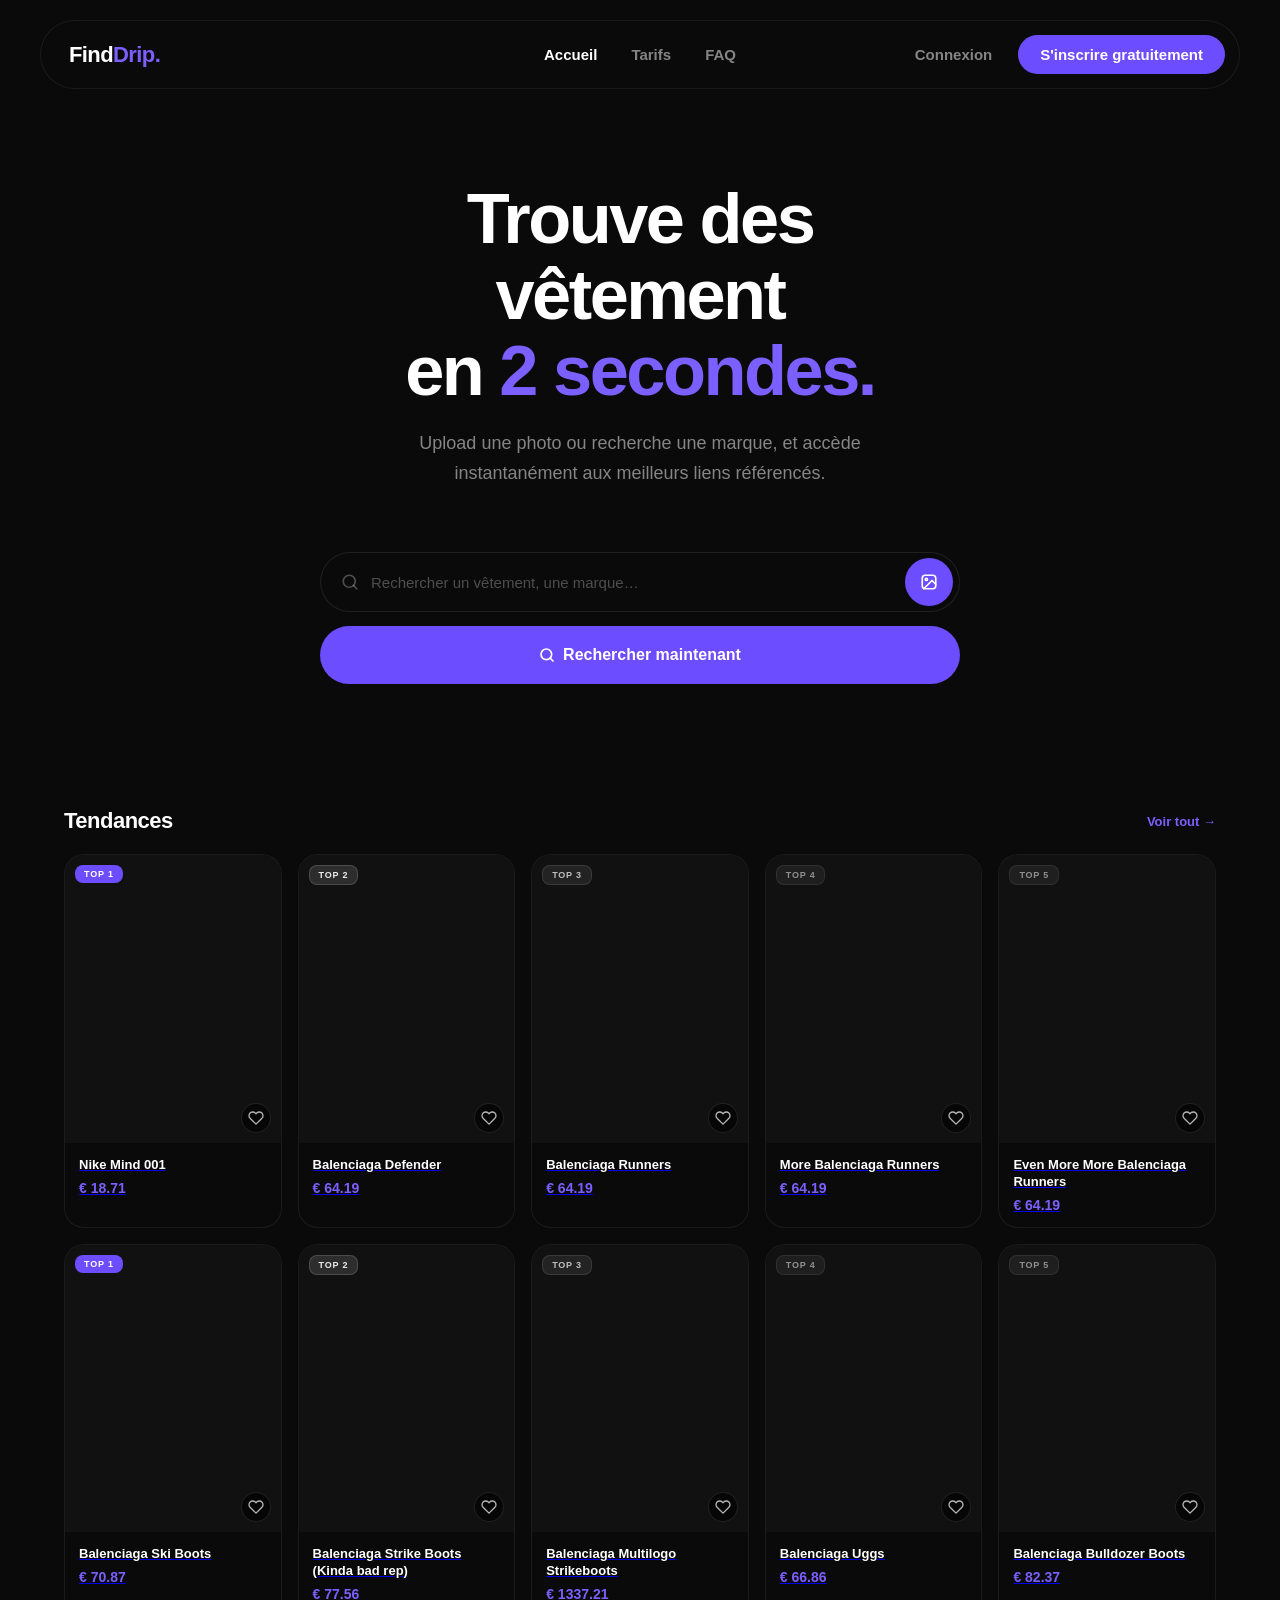
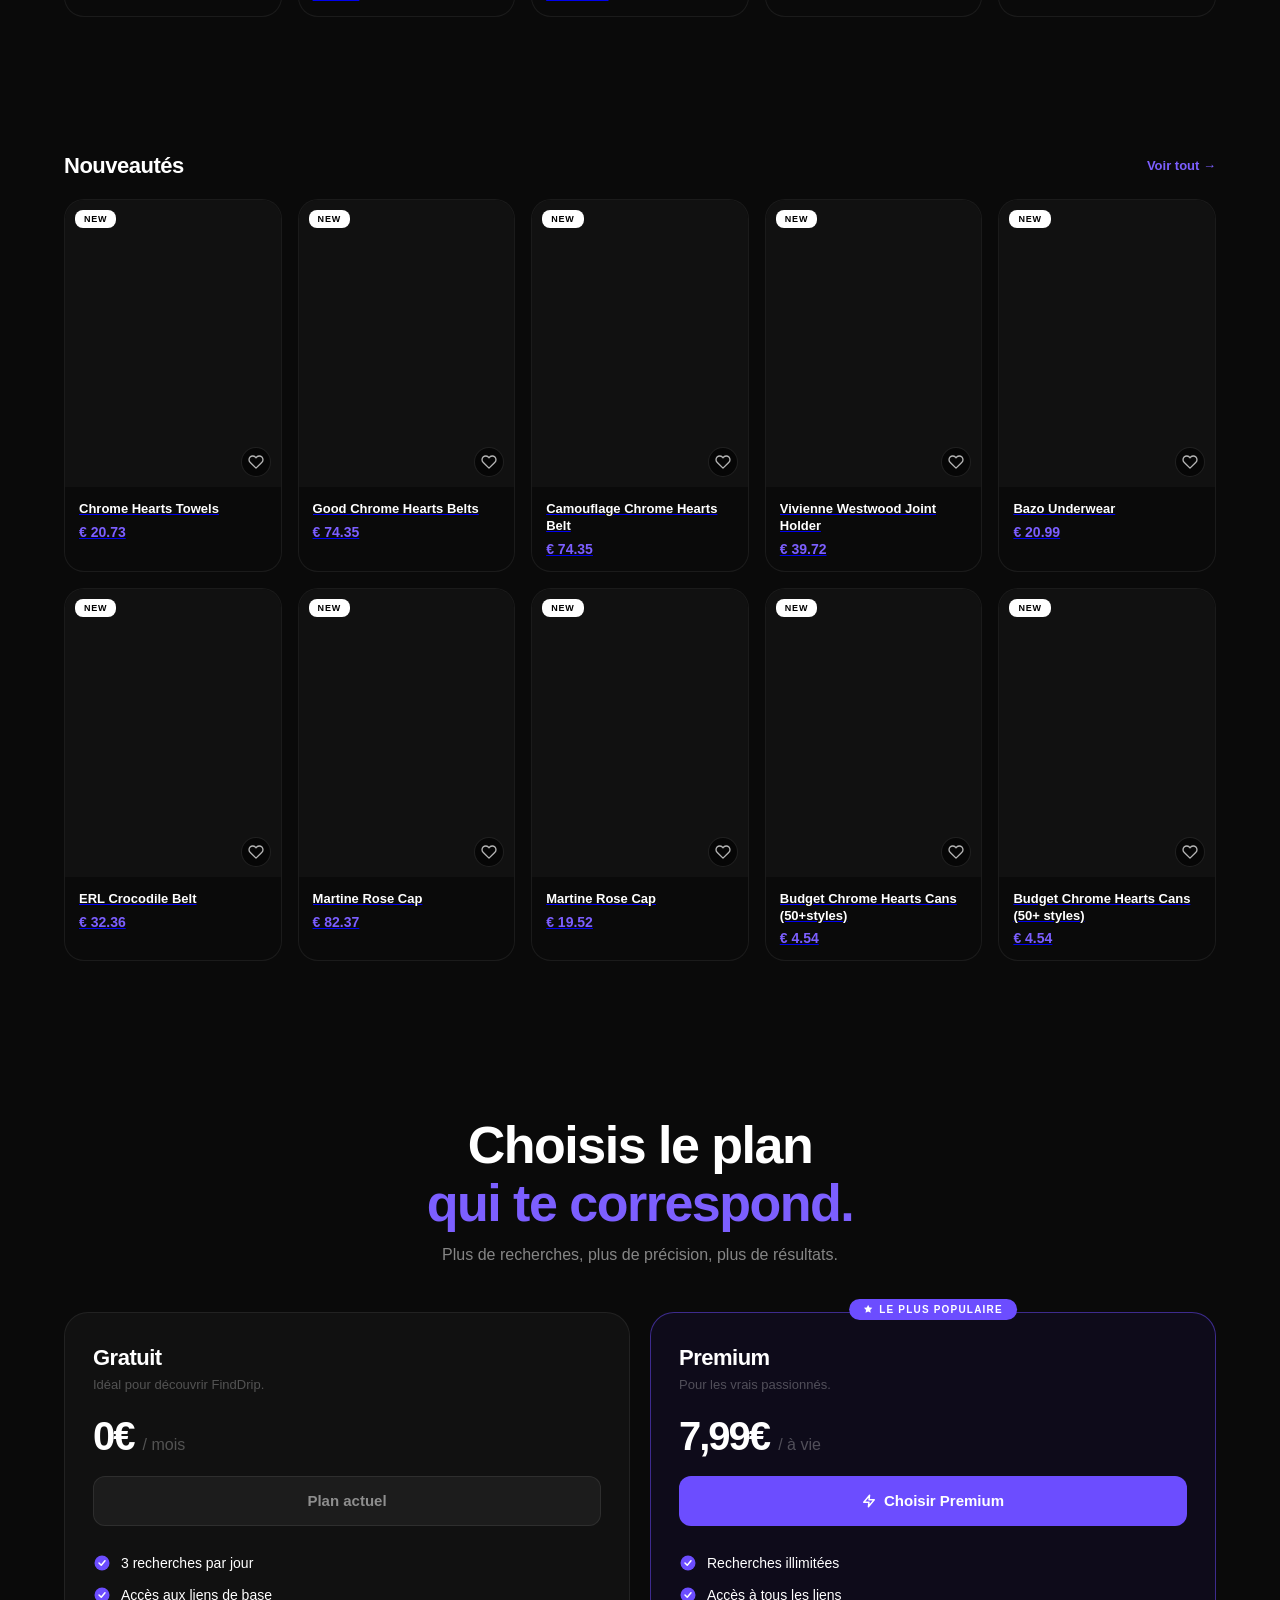
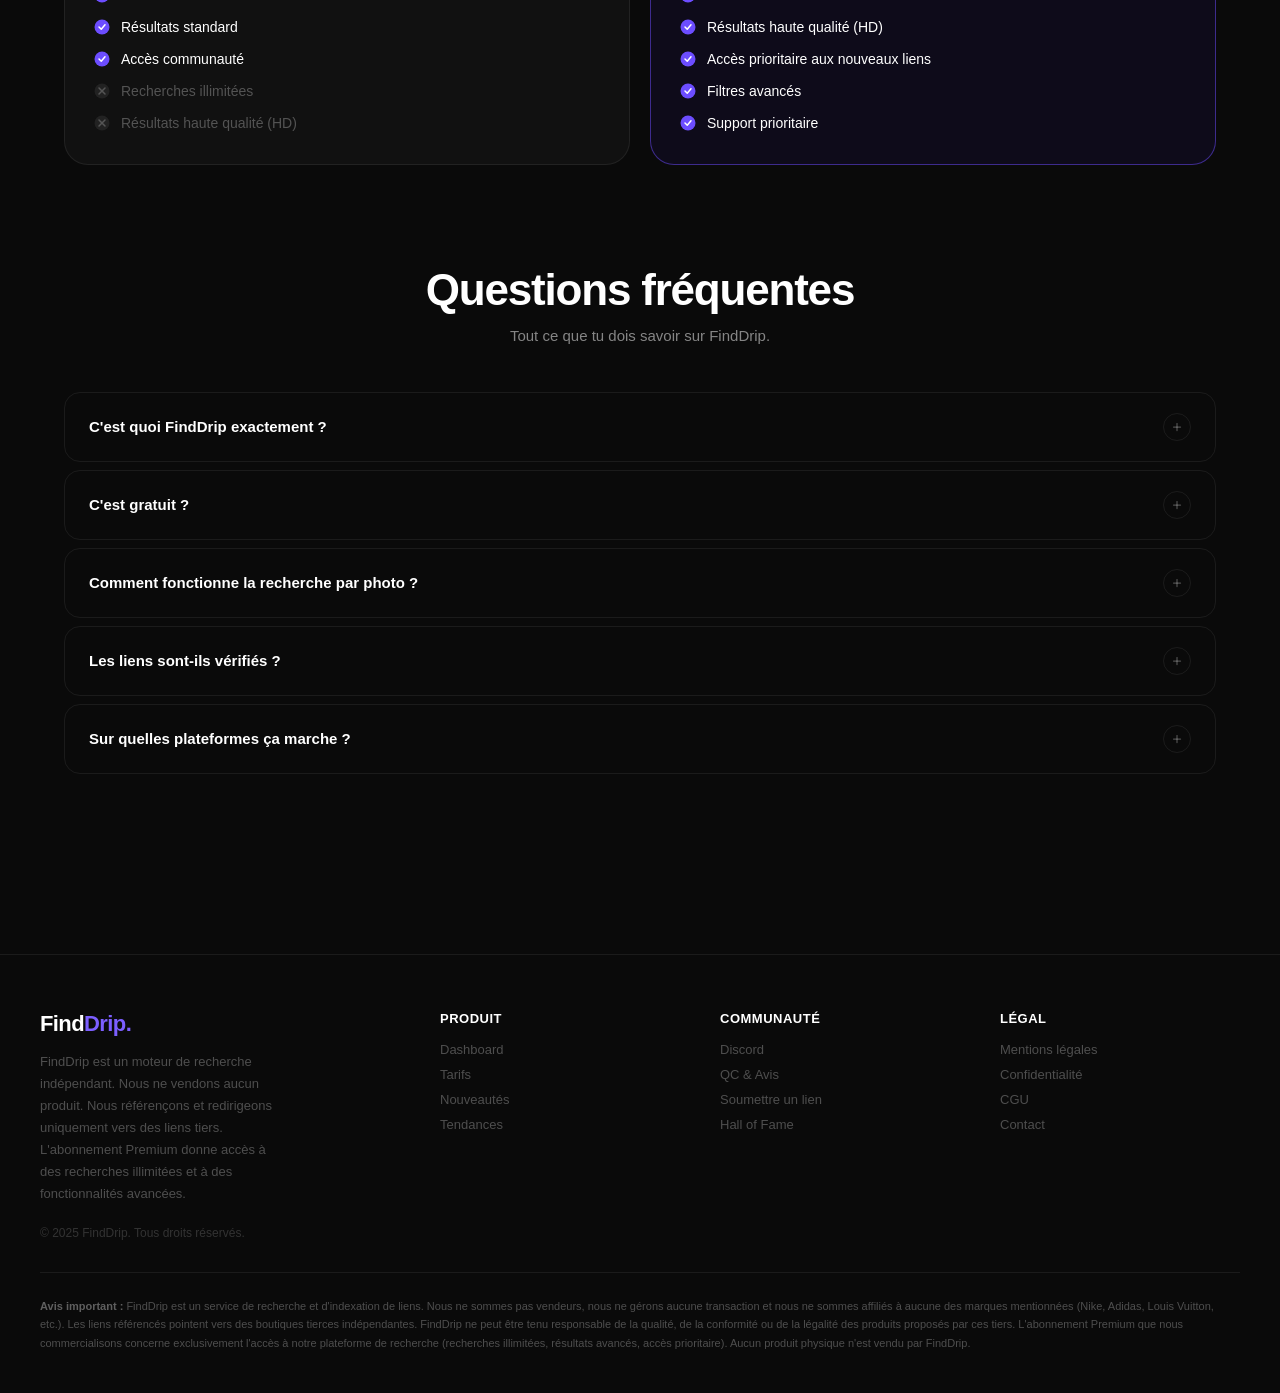
<file: index.html>
<!DOCTYPE html>
<html lang="fr">
<head>
  <meta charset="UTF-8" />
  <meta name="viewport" content="width=device-width, initial-scale=1.0, maximum-scale=1.0" />
  <title>FindDrip — Trouve n'importe quel vêtement</title>
  <link rel="preconnect" href="https://fonts.googleapis.com" />
  <link rel="preconnect" href="https://fonts.gstatic.com" crossorigin />
  <link href="https://api.fontshare.com/v2/css?f[]=satoshi@300,400,500,700,900&display=swap" rel="stylesheet" />
  <link rel="stylesheet" href="style.css" />
</head>
<body>

        <!-- HEADER -->
        <header class="header">
          <div class="header-pill">
            <a href="index.html" class="logo">
              <span class="logo-find">Find</span><span class="logo-drip">Drip.</span>
            </a>
            <nav class="header-nav">
              <a href="index.html" class="header-link active">Accueil</a>
              <a href="#tarifs" class="header-link">Tarifs</a>
              <a href="#faq" class="header-link">FAQ</a>
            </nav>
            <div class="header-actions">
              <a href="auth/connexion.html" class="header-login">Connexion</a>
              <a href="auth/inscription.html" class="header-cta">S'inscrire gratuitement</a>
            </div>
            <button class="menu-btn" aria-label="Menu" id="menuBtn">
              <span></span><span></span><span></span>
            </button>
          </div>
        </header>

        <!-- MENU MOBILE -->
        <div class="mobile-menu" id="mobileMenu">
          <nav class="mobile-menu-nav">
            <a href="index.html" class="mobile-menu-link active">Accueil</a>
            <a href="#tarifs" class="mobile-menu-link">Tarifs</a>
            <a href="#faq" class="mobile-menu-link">FAQ</a>
          </nav>
          <div class="mobile-menu-actions">
            <a href="auth/connexion.html" class="mobile-menu-login">Connexion</a>
            <a href="auth/inscription.html" class="mobile-menu-cta">S'inscrire gratuitement</a>
          </div>
        </div>

        <!-- SCROLL CONTENT -->
        <main class="scroll-area">

          <!-- HERO -->
          <section class="hero">
            <h1 class="hero-title">
              Trouve des vêtement<br>en <span class="purple-text">2 secondes.</span>
            </h1>
            <p class="hero-sub">
              Upload une photo ou recherche une marque, et accède instantanément aux meilleurs liens référencés.
            </p>
          </section>

          <!-- SEARCH AREA -->
          <section class="search-section">
            <div class="search-bar-wrap">
              <svg class="search-icon" width="18" height="18" viewBox="0 0 24 24" fill="none" stroke="currentColor" stroke-width="2.2" stroke-linecap="round" stroke-linejoin="round"><circle cx="11" cy="11" r="8"/><line x1="21" y1="21" x2="16.65" y2="16.65"/></svg>
              <input class="search-input" type="text" placeholder="Rechercher un vêtement, une marque…" aria-label="Rechercher" />
              <input type="file" id="photoInput" accept="image/*" style="display:none" />
              <button class="upload-btn" aria-label="Upload photo" id="uploadBtn">
                <svg width="18" height="18" viewBox="0 0 24 24" fill="none" stroke="currentColor" stroke-width="2.2" stroke-linecap="round" stroke-linejoin="round"><rect x="3" y="3" width="18" height="18" rx="4"/><circle cx="8.5" cy="8.5" r="1.5"/><polyline points="21 15 16 10 5 21"/></svg>
              </button>
            </div>
            <button class="cta-btn">
              <svg width="16" height="16" viewBox="0 0 24 24" fill="none" stroke="currentColor" stroke-width="2.5" stroke-linecap="round" stroke-linejoin="round" style="margin-right:8px"><circle cx="11" cy="11" r="8"/><line x1="21" y1="21" x2="16.65" y2="16.65"/></svg>
              Rechercher maintenant
            </button>
          </section>



          <!-- TRENDING -->
          <section class="trending-section">
            <div class="trending-header">
              <h2 class="section-title">Tendances</h2>
              <a href="dashboard/recherche.html" class="see-all">Voir tout →</a>
            </div>
            <div class="trending-row" data-catalog data-count="5" data-rank data-start="0"></div>
            <div class="trending-row" data-catalog data-count="5" data-rank data-start="5"></div>
          </section>

          <!-- NOUVEAUTÉS -->
          <section class="nouveautes-section">
            <div class="trending-header">
              <h2 class="section-title">Nouveautés</h2>
              <a href="dashboard/recherche.html" class="see-all">Voir tout →</a>
            </div>
            <div class="trending-row" data-catalog data-count="5" data-offset="-10" data-new-badge></div>
            <div class="trending-row" data-catalog data-count="5" data-offset="-5" data-new-badge></div>
          </section>

          <!-- PRICING -->
          <section class="pricing-section" id="tarifs">
            <div class="pricing-header">
              <h2 class="pricing-title">Choisis le plan<br><span class="purple-text">qui te correspond.</span></h2>
              <p class="pricing-sub">Plus de recherches, plus de précision, plus de résultats.</p>
            </div>
            <div class="pricing-grid">

              <!-- GRATUIT -->
              <div class="pricing-card">
                <div class="plan-name">Gratuit</div>
                <div class="plan-desc">Idéal pour découvrir FindDrip.</div>
                <div class="plan-price">0€ <span class="plan-period">/ mois</span></div>
                <button class="plan-btn-free">Plan actuel</button>
                <ul class="plan-features">
                  <li class="feat-on">
                    <svg width="18" height="18" viewBox="0 0 24 24" fill="none"><circle cx="12" cy="12" r="10" fill="#6C4DFF"/><polyline points="8 12 11 15 16 9" stroke="#fff" stroke-width="2" stroke-linecap="round" stroke-linejoin="round"/></svg>
                    3 recherches par jour
                  </li>
                  <li class="feat-on">
                    <svg width="18" height="18" viewBox="0 0 24 24" fill="none"><circle cx="12" cy="12" r="10" fill="#6C4DFF"/><polyline points="8 12 11 15 16 9" stroke="#fff" stroke-width="2" stroke-linecap="round" stroke-linejoin="round"/></svg>
                    Accès aux liens de base
                  </li>
                  <li class="feat-on">
                    <svg width="18" height="18" viewBox="0 0 24 24" fill="none"><circle cx="12" cy="12" r="10" fill="#6C4DFF"/><polyline points="8 12 11 15 16 9" stroke="#fff" stroke-width="2" stroke-linecap="round" stroke-linejoin="round"/></svg>
                    Résultats standard
                  </li>
                  <li class="feat-on">
                    <svg width="18" height="18" viewBox="0 0 24 24" fill="none"><circle cx="12" cy="12" r="10" fill="#6C4DFF"/><polyline points="8 12 11 15 16 9" stroke="#fff" stroke-width="2" stroke-linecap="round" stroke-linejoin="round"/></svg>
                    Accès communauté
                  </li>
                  <li class="feat-off">
                    <svg width="18" height="18" viewBox="0 0 24 24" fill="none"><circle cx="12" cy="12" r="10" fill="#222"/><line x1="8" y1="8" x2="16" y2="16" stroke="#555" stroke-width="2" stroke-linecap="round"/><line x1="16" y1="8" x2="8" y2="16" stroke="#555" stroke-width="2" stroke-linecap="round"/></svg>
                    Recherches illimitées
                  </li>
                  <li class="feat-off">
                    <svg width="18" height="18" viewBox="0 0 24 24" fill="none"><circle cx="12" cy="12" r="10" fill="#222"/><line x1="8" y1="8" x2="16" y2="16" stroke="#555" stroke-width="2" stroke-linecap="round"/><line x1="16" y1="8" x2="8" y2="16" stroke="#555" stroke-width="2" stroke-linecap="round"/></svg>
                    Résultats haute qualité (HD)
                  </li>
                </ul>
              </div>

              <!-- PREMIUM -->
              <div class="pricing-card pricing-card-premium">
                <div class="plan-popular">
                  <svg width="10" height="10" viewBox="0 0 24 24" fill="currentColor"><polygon points="12 2 15.09 8.26 22 9.27 17 14.14 18.18 21.02 12 17.77 5.82 21.02 7 14.14 2 9.27 8.91 8.26 12 2"/></svg>
                  LE PLUS POPULAIRE
                </div>
                <div class="plan-name purple-text">Premium</div>
                <div class="plan-desc">Pour les vrais passionnés.</div>
                <div class="plan-price purple-text">7,99€ <span class="plan-period">/ à vie</span></div>
                <button class="plan-btn-premium">
                  <svg width="14" height="14" viewBox="0 0 24 24" fill="none" stroke="currentColor" stroke-width="2.5" stroke-linecap="round" stroke-linejoin="round"><polygon points="13 2 3 14 12 14 11 22 21 10 12 10 13 2"/></svg>
                  Choisir Premium
                </button>
                <ul class="plan-features">
                  <li class="feat-on">
                    <svg width="18" height="18" viewBox="0 0 24 24" fill="none"><circle cx="12" cy="12" r="10" fill="#6C4DFF"/><polyline points="8 12 11 15 16 9" stroke="#fff" stroke-width="2" stroke-linecap="round" stroke-linejoin="round"/></svg>
                    Recherches illimitées
                  </li>
                  <li class="feat-on">
                    <svg width="18" height="18" viewBox="0 0 24 24" fill="none"><circle cx="12" cy="12" r="10" fill="#6C4DFF"/><polyline points="8 12 11 15 16 9" stroke="#fff" stroke-width="2" stroke-linecap="round" stroke-linejoin="round"/></svg>
                    Accès à tous les liens
                  </li>
                  <li class="feat-on">
                    <svg width="18" height="18" viewBox="0 0 24 24" fill="none"><circle cx="12" cy="12" r="10" fill="#6C4DFF"/><polyline points="8 12 11 15 16 9" stroke="#fff" stroke-width="2" stroke-linecap="round" stroke-linejoin="round"/></svg>
                    Résultats haute qualité (HD)
                  </li>
                  <li class="feat-on">
                    <svg width="18" height="18" viewBox="0 0 24 24" fill="none"><circle cx="12" cy="12" r="10" fill="#6C4DFF"/><polyline points="8 12 11 15 16 9" stroke="#fff" stroke-width="2" stroke-linecap="round" stroke-linejoin="round"/></svg>
                    Accès prioritaire aux nouveaux liens
                  </li>
                  <li class="feat-on">
                    <svg width="18" height="18" viewBox="0 0 24 24" fill="none"><circle cx="12" cy="12" r="10" fill="#6C4DFF"/><polyline points="8 12 11 15 16 9" stroke="#fff" stroke-width="2" stroke-linecap="round" stroke-linejoin="round"/></svg>
                    Filtres avancés
                  </li>
                  <li class="feat-on">
                    <svg width="18" height="18" viewBox="0 0 24 24" fill="none"><circle cx="12" cy="12" r="10" fill="#6C4DFF"/><polyline points="8 12 11 15 16 9" stroke="#fff" stroke-width="2" stroke-linecap="round" stroke-linejoin="round"/></svg>
                    Support prioritaire
                  </li>
                </ul>
              </div>

            </div>
          </section>

          <!-- FAQ -->
          <section class="faq-section" id="faq">
            <div class="faq-header">
              <h2 class="faq-title">Questions fréquentes</h2>
              <p class="faq-sub">Tout ce que tu dois savoir sur FindDrip.</p>
            </div>
            <div class="faq-list">

              <div class="faq-item">
                <div class="faq-question">
                  <span class="faq-question-text">C'est quoi FindDrip exactement ?</span>
                  <div class="faq-icon">
                    <svg width="12" height="12" viewBox="0 0 24 24" fill="none" stroke="currentColor" stroke-width="2.5" stroke-linecap="round" stroke-linejoin="round"><line x1="12" y1="5" x2="12" y2="19"/><line x1="5" y1="12" x2="19" y2="12"/></svg>
                  </div>
                </div>
                <div class="faq-answer">FindDrip est un moteur de recherche spécialisé pour trouver des vêtements sur les plateformes asiatiques comme Weidian, Taobao et 1688. Tu upload une photo ou tu tapes un nom, et on te sort instantanément les meilleurs liens référencés avec QC communautaire.</div>
              </div>

              <div class="faq-item">
                <div class="faq-question">
                  <span class="faq-question-text">C'est gratuit ?</span>
                  <div class="faq-icon">
                    <svg width="12" height="12" viewBox="0 0 24 24" fill="none" stroke="currentColor" stroke-width="2.5" stroke-linecap="round" stroke-linejoin="round"><line x1="12" y1="5" x2="12" y2="19"/><line x1="5" y1="12" x2="19" y2="12"/></svg>
                  </div>
                </div>
                <div class="faq-answer">Oui, le plan gratuit te donne accès à 3 recherches par jour. Pour des recherches illimitées, l'accès aux QC avancés et aux alertes de nouveautés, passe au plan Premium.</div>
              </div>

              <div class="faq-item">
                <div class="faq-question">
                  <span class="faq-question-text">Comment fonctionne la recherche par photo ?</span>
                  <div class="faq-icon">
                    <svg width="12" height="12" viewBox="0 0 24 24" fill="none" stroke="currentColor" stroke-width="2.5" stroke-linecap="round" stroke-linejoin="round"><line x1="12" y1="5" x2="12" y2="19"/><line x1="5" y1="12" x2="19" y2="12"/></svg>
                  </div>
                </div>
                <div class="faq-answer">Tu upload n'importe quelle photo d'un vêtement — screenshot Instagram, TikTok, ou photo IRL. Notre IA analyse la pièce et la fait correspondre aux références disponibles sur Weidian, Taobao et 1688 en quelques secondes.</div>
              </div>

              <div class="faq-item">
                <div class="faq-question">
                  <span class="faq-question-text">Les liens sont-ils vérifiés ?</span>
                  <div class="faq-icon">
                    <svg width="12" height="12" viewBox="0 0 24 24" fill="none" stroke="currentColor" stroke-width="2.5" stroke-linecap="round" stroke-linejoin="round"><line x1="12" y1="5" x2="12" y2="19"/><line x1="5" y1="12" x2="19" y2="12"/></svg>
                  </div>
                </div>
                <div class="faq-answer">Tous les liens sont vérifiés et notés par la communauté. On affiche le meilleur batch disponible avec les QC photos associés pour que tu puisses commander en confiance.</div>
              </div>

              <div class="faq-item">
                <div class="faq-question">
                  <span class="faq-question-text">Sur quelles plateformes ça marche ?</span>
                  <div class="faq-icon">
                    <svg width="12" height="12" viewBox="0 0 24 24" fill="none" stroke="currentColor" stroke-width="2.5" stroke-linecap="round" stroke-linejoin="round"><line x1="12" y1="5" x2="12" y2="19"/><line x1="5" y1="12" x2="19" y2="12"/></svg>
                  </div>
                </div>
                <div class="faq-answer">FindDrip référence des liens sur Weidian, Taobao et 1688. On couvre plus de 250 000 références et on met à jour la base en continu.</div>
              </div>

            </div>
          </section>

          <div class="bottom-spacer"></div>
        </main>

        <!-- FOOTER -->
        <footer class="footer">
          <div class="footer-inner">
            <div class="footer-brand">
              <a href="index.html" class="logo">
                <span class="logo-find">Find</span><span class="logo-drip">Drip.</span>
              </a>
              <p class="footer-desc">FindDrip est un moteur de recherche indépendant. Nous ne vendons aucun produit. Nous référençons et redirigeons uniquement vers des liens tiers. L'abonnement Premium donne accès à des recherches illimitées et à des fonctionnalités avancées.</p>
              <p class="footer-copy">© 2025 FindDrip. Tous droits réservés.</p>
            </div>
            <div class="footer-col">
              <h4>Produit</h4>
              <a href="dashboard/accueil.html">Dashboard</a>
              <a href="#tarifs">Tarifs</a>
              <a href="dashboard/recherche.html">Nouveautés</a>
              <a href="dashboard/tendances.html">Tendances</a>
            </div>
            <div class="footer-col">
              <h4>Communauté</h4>
              <a href="#">Discord</a>
              <a href="#">QC & Avis</a>
              <a href="#">Soumettre un lien</a>
              <a href="#">Hall of Fame</a>
            </div>
            <div class="footer-col">
              <h4>Légal</h4>
              <a href="#">Mentions légales</a>
              <a href="#">Confidentialité</a>
              <a href="#">CGU</a>
              <a href="#">Contact</a>
            </div>
          </div>

          <!-- DISCLAIMER -->
          <div class="footer-disclaimer">
            <p>
              <strong>Avis important :</strong> FindDrip est un service de recherche et d'indexation de liens. Nous ne sommes pas vendeurs, nous ne gérons aucune transaction et nous ne sommes affiliés à aucune des marques mentionnées (Nike, Adidas, Louis Vuitton, etc.). Les liens référencés pointent vers des boutiques tierces indépendantes. FindDrip ne peut être tenu responsable de la qualité, de la conformité ou de la légalité des produits proposés par ces tiers. L'abonnement Premium que nous commercialisons concerne exclusivement l'accès à notre plateforme de recherche (recherches illimitées, résultats avancés, accès prioritaire). Aucun produit physique n'est vendu par FindDrip.
            </p>
          </div>
        </footer>

        <!-- BOTTOM NAV -->
        <nav class="bottom-nav">
          <a href="index.html" class="nav-item active" aria-label="Accueil">
            <svg width="22" height="22" viewBox="0 0 24 24" fill="none" stroke="currentColor" stroke-width="2" stroke-linecap="round" stroke-linejoin="round"><path d="M3 9l9-7 9 7v11a2 2 0 0 1-2 2H5a2 2 0 0 1-2-2z"/><polyline points="9 22 9 12 15 12 15 22"/></svg>
            <span>Accueil</span>
          </a>
          <a href="dashboard/recherche.html" class="nav-item" aria-label="Rechercher">
            <svg width="22" height="22" viewBox="0 0 24 24" fill="none" stroke="currentColor" stroke-width="2" stroke-linecap="round" stroke-linejoin="round"><circle cx="11" cy="11" r="8"/><line x1="21" y1="21" x2="16.65" y2="16.65"/></svg>
            <span>Rechercher</span>
          </a>
          <a href="dashboard/favoris.html" class="nav-item" aria-label="Favoris">
            <svg width="22" height="22" viewBox="0 0 24 24" fill="none" stroke="currentColor" stroke-width="2" stroke-linecap="round" stroke-linejoin="round"><path d="M20.84 4.61a5.5 5.5 0 0 0-7.78 0L12 5.67l-1.06-1.06a5.5 5.5 0 0 0-7.78 7.78l1.06 1.06L12 21.23l7.78-7.78 1.06-1.06a5.5 5.5 0 0 0 0-7.78z"/></svg>
            <span>Favoris</span>
          </a>
          <a href="dashboard/profil.html" class="nav-item" aria-label="Profil">
            <svg width="22" height="22" viewBox="0 0 24 24" fill="none" stroke="currentColor" stroke-width="2" stroke-linecap="round" stroke-linejoin="round"><path d="M20 21v-2a4 4 0 0 0-4-4H8a4 4 0 0 0-4 4v2"/><circle cx="12" cy="7" r="4"/></svg>
            <span>Profil</span>
          </a>
        </nav>

  <script src="products.js"></script>
  <script src="products-ui.js"></script>
  <script src="catalog.js"></script>
  <!-- AUTH POPUP -->
  <div class="auth-popup-overlay" id="authPopup">
    <div class="auth-popup">
      <button class="auth-popup-close" id="authPopupClose">
        <svg width="18" height="18" viewBox="0 0 24 24" fill="none" stroke="currentColor" stroke-width="2.5" stroke-linecap="round" stroke-linejoin="round"><line x1="18" y1="6" x2="6" y2="18"/><line x1="6" y1="6" x2="18" y2="18"/></svg>
      </button>
      <a href="index.html" class="auth-popup-logo">
        <span class="logo-find">Find</span><span class="logo-drip">Drip.</span>
      </a>
      <h2 class="auth-popup-title">Connecte-toi pour continuer</h2>
      <p class="auth-popup-sub">Crée un compte gratuit pour accéder à la recherche, tes favoris et ton profil.</p>
      <div class="auth-popup-btns">
        <a href="auth/inscription.html" class="auth-popup-cta">Créer un compte gratuit</a>
        <a href="auth/connexion.html" class="auth-popup-login">J'ai déjà un compte</a>
      </div>
    </div>
  </div>

  <script src="app.js"></script>
</body>
</html>
</file>
<file: style.css>
/* ── RESET & BASE ── */
*, *::before, *::after { box-sizing: border-box; margin: 0; padding: 0; }

:root {
  --purple: #6C4DFF;
  --purple-bright: #7C5FFF;
  --purple-dim: rgba(108, 77, 255, 0.18);
  --bg: #0a0a0a;
  --surface-2: #0a0a0a;
  --surface-3: #111111;
  --border: rgba(255,255,255,0.07);
  --text-primary: #FFFFFF;
  --text-secondary: rgba(255,255,255,0.5);
  --text-muted: rgba(255,255,255,0.28);
  --font: 'Satoshi', -apple-system, BlinkMacSystemFont, sans-serif;
  --content-max: 1200px;
  --content-pad: 24px;
}

html, body {
  background: #0a0a0a;
  min-height: 100vh;
  font-family: var(--font);
  color: var(--text-primary);
  overflow-x: hidden;
}

/* ═══════════════════════════════════
   HEADER
═══════════════════════════════════ */
.header {
  padding: 20px var(--content-pad);
  position: sticky;
  top: 0;
  z-index: 100;
  background: #0a0a0a;
}

.header-pill {
  display: flex;
  align-items: center;
  position: relative;
  max-width: var(--content-max);
  margin: 0 auto;
  background: #0a0a0a;
  border: 1px solid rgba(255,255,255,0.07);
  border-radius: 100px;
  padding: 14px 14px 14px 28px;
}

/* Logo */
.logo {
  font-size: 22px;
  font-weight: 900;
  letter-spacing: -0.6px;
  text-decoration: none;
  flex-shrink: 0;
}
.logo-find { color: var(--text-primary); }
.logo-drip { color: var(--purple-bright); }

/* Desktop nav links — parfaitement centré */
.header-nav {
  position: absolute;
  left: 50%;
  transform: translateX(-50%);
  display: flex;
  align-items: center;
  gap: 2px;
}
.header-link {
  color: var(--text-secondary);
  text-decoration: none;
  font-size: 15px;
  font-weight: 600;
  padding: 9px 16px;
  border-radius: 100px;
  transition: color 0.2s;
  white-space: nowrap;
}
.header-link:hover { color: var(--text-primary); }
.header-link.active { color: var(--text-primary); }

/* Desktop actions — right */
.header-actions {
  display: flex;
  align-items: center;
  gap: 8px;
  flex-shrink: 0;
  margin-left: auto;
}
.header-login {
  color: var(--text-secondary);
  text-decoration: none;
  font-size: 15px;
  font-weight: 600;
  padding: 10px 18px;
  border-radius: 100px;
  transition: color 0.2s;
  white-space: nowrap;
}
.header-login:hover { color: var(--text-primary); }

.header-cta {
  background: var(--purple);
  color: #fff;
  text-decoration: none;
  font-size: 15px;
  font-weight: 700;
  padding: 11px 22px;
  border-radius: 100px;
  transition: opacity 0.2s;
  white-space: nowrap;
}
.header-cta:hover { opacity: 0.85; }

/* Mobile burger — hidden on desktop */
.menu-btn {
  display: none;
  background: none;
  border: none;
  cursor: pointer;
  flex-direction: column;
  gap: 4.5px;
  padding: 6px;
  flex-shrink: 0;
  margin-left: auto;
}
.menu-btn span {
  display: block;
  height: 2px;
  background: var(--purple-bright);
  border-radius: 2px;
}
.menu-btn span:nth-child(1) { width: 22px; }
.menu-btn span:nth-child(2) { width: 22px; }
.menu-btn span:nth-child(3) { width: 14px; }

/* ═══════════════════════════════════
   CONTENT WRAPPER
═══════════════════════════════════ */
.scroll-area {
  max-width: var(--content-max);
  margin: 0 auto;
  padding: 0 var(--content-pad) 80px;
  width: 100%;
}

/* ═══════════════════════════════════
   HERO
═══════════════════════════════════ */
.hero {
  padding: 72px 0 32px;
  display: flex;
  flex-direction: column;
  align-items: center;
  text-align: center;
}

.badge {
  display: inline-flex;
  align-items: center;
  gap: 7px;
  background: var(--purple-dim);
  border: 1px solid rgba(108,77,255,0.3);
  color: var(--purple-bright);
  font-size: 11px;
  font-weight: 700;
  letter-spacing: 1.4px;
  padding: 7px 16px;
  border-radius: 20px;
  margin-bottom: 28px;
  text-transform: uppercase;
}

.hero-title {
  font-size: clamp(38px, 5.5vw, 72px);
  font-weight: 900;
  line-height: 1.08;
  color: var(--text-primary);
  letter-spacing: -2.5px;
  margin-bottom: 20px;
  max-width: 16ch;
}
.purple-text { color: var(--purple-bright); }

.hero-sub {
  font-size: clamp(15px, 1.5vw, 18px);
  color: var(--text-secondary);
  line-height: 1.65;
  font-weight: 400;
  max-width: 520px;
}

/* ═══════════════════════════════════
   SEARCH SECTION
═══════════════════════════════════ */
.search-section {
  padding: 32px 0 12px;
  max-width: 640px;
  margin: 0 auto;
  width: 100%;
}

.search-bar-wrap {
  display: flex;
  align-items: center;
  background: var(--surface-2);
  border: 1px solid rgba(255,255,255,0.09);
  border-radius: 100px;
  padding: 0 6px 0 20px;
  gap: 12px;
  height: 60px;
  margin-bottom: 14px;
  transition: border-color 0.2s;
}
.search-bar-wrap:focus-within { border-color: rgba(108,77,255,0.45); }

.search-icon { color: var(--text-muted); flex-shrink: 0; }

.search-input {
  flex: 1;
  background: none;
  border: none;
  outline: none;
  color: var(--text-primary);
  font-family: var(--font);
  font-size: 15px;
  font-weight: 400;
  min-width: 0;
}
.search-input::placeholder { color: var(--text-muted); }

.upload-btn {
  width: 48px;
  height: 48px;
  background: var(--purple);
  border: none;
  border-radius: 50%;
  color: #fff;
  cursor: pointer;
  display: flex;
  align-items: center;
  justify-content: center;
  flex-shrink: 0;
  transition: opacity 0.2s;
}
.upload-btn:hover { opacity: 0.85; }

.cta-btn {
  width: 100%;
  height: 58px;
  background: var(--purple);
  border: none;
  border-radius: 100px;
  color: #fff;
  font-family: var(--font);
  font-size: 16px;
  font-weight: 700;
  cursor: pointer;
  transition: opacity 0.2s;
  margin-bottom: 12px;
  display: flex;
  align-items: center;
  justify-content: center;
}
.cta-btn:hover { opacity: 0.88; }
.cta-btn:active { opacity: 0.75; }

.cta-note {
  text-align: center;
  font-size: 13px;
  color: var(--text-muted);
  font-weight: 500;
}
.cta-note-purple { color: var(--purple-bright); font-weight: 600; }

/* ═══════════════════════════════════
   SECTION SPACING
═══════════════════════════════════ */
.features-section  { padding: 100px 0 20px; }
.trending-section  { padding: 100px 0 20px; }
.nouveautes-section { padding: 100px 0 20px; }
.pricing-section   { padding: 120px 0 20px; }
.faq-section       { padding: 120px 0 60px; }

.features-grid {
  display: grid;
  grid-template-columns: repeat(4, 1fr);
  gap: 14px;
}

.feature-card {
  background: var(--surface-2);
  border: 1px solid var(--border);
  border-radius: 18px;
  padding: 24px 16px;
  display: flex;
  flex-direction: column;
  align-items: center;
  gap: 8px;
  text-align: center;
  transition: border-color 0.2s;
}
.feature-card:hover { border-color: rgba(108,77,255,0.25); }

.feature-icon {
  color: var(--purple-bright);
  display: flex;
  align-items: center;
  justify-content: center;
  margin-bottom: 4px;
}
.feature-val {
  font-size: 13px;
  font-weight: 800;
  color: var(--purple-bright);
}
.feature-label {
  font-size: 11px;
  color: var(--text-muted);
  font-weight: 500;
  line-height: 1.4;
}

/* ═══════════════════════════════════
   TRENDING
═══════════════════════════════════ */

.trending-header {
  display: flex;
  align-items: center;
  justify-content: space-between;
  margin-bottom: 20px;
}
.section-title {
  font-size: 22px;
  font-weight: 800;
  color: var(--text-primary);
  letter-spacing: -0.5px;
}
.see-all {
  font-size: 13px;
  color: var(--purple-bright);
  text-decoration: none;
  font-weight: 600;
}

.trending-cards {
  display: grid;
  grid-template-columns: repeat(auto-fill, minmax(180px, 1fr));
  gap: 16px;
}

.trending-row {
  display: grid;
  grid-template-columns: repeat(auto-fill, minmax(180px, 1fr));
  gap: 16px;
  margin-bottom: 16px;
}

.product-card {
  background: var(--surface-2);
  border: 1px solid var(--border);
  border-radius: 20px;
  overflow: hidden;
  transition: border-color 0.2s;
}
.product-card:hover { border-color: rgba(108,77,255,0.2); }

.product-img-wrap {
  position: relative;
  width: 100%;
  aspect-ratio: 3/4;
  overflow: hidden;
  background: var(--surface-3);
}
.product-img {
  width: 100%;
  height: 100%;
  background-size: cover;
  background-position: center;
}
.product-img-1 { background-image: url('https://images.unsplash.com/photo-1611911813383-67769b37a149?w=400&q=80'); }
.product-img-2 { background-image: url('https://images.unsplash.com/photo-1556821840-3a63f15732ce?w=400&q=80'); }
.product-img-3 { background-image: url('https://images.unsplash.com/photo-1624378439575-d8705ad7ae80?w=400&q=80'); }

.rank-badge {
  position: absolute;
  top: 10px;
  left: 10px;
  font-size: 9px;
  font-weight: 800;
  letter-spacing: 0.8px;
  padding: 4px 9px;
  border-radius: 8px;
  z-index: 2;
  text-transform: uppercase;
}
.rank-1 { background: var(--purple); color: #fff; }
.rank-2 { background: rgba(255,255,255,0.12); color: rgba(255,255,255,0.9); border: 1px solid rgba(255,255,255,0.15); }
.rank-3 { background: rgba(255,255,255,0.08); color: rgba(255,255,255,0.7); border: 1px solid rgba(255,255,255,0.1); }

.fav-btn {
  position: absolute;
  bottom: 10px;
  right: 10px;
  width: 30px;
  height: 30px;
  background: rgba(0,0,0,0.6);
  border: 1px solid rgba(255,255,255,0.1);
  border-radius: 50%;
  color: rgba(255,255,255,0.7);
  cursor: pointer;
  display: flex;
  align-items: center;
  justify-content: center;
  z-index: 2;
  transition: background 0.2s;
}
.fav-btn:hover { background: rgba(108,77,255,0.35); }

.product-info {
  padding: 14px;
  display: flex;
  flex-direction: column;
  gap: 6px;
}
.product-name {
  font-size: 13px;
  font-weight: 700;
  color: var(--text-primary);
  line-height: 1.3;
  display: -webkit-box;
  -webkit-line-clamp: 2;
  -webkit-box-orient: vertical;
  overflow: hidden;
}
.product-price {
  font-size: 14px;
  font-weight: 800;
  color: var(--purple-bright);
}

/* ═══════════════════════════════════
   NOUVEAUTÉS
═══════════════════════════════════ */

.nouveautes-grid {
  display: grid;
  grid-template-columns: repeat(auto-fill, minmax(200px, 1fr));
  gap: 16px;
}

.new-badge {
  position: absolute;
  top: 10px;
  left: 10px;
  font-size: 9px;
  font-weight: 800;
  letter-spacing: 0.8px;
  padding: 4px 9px;
  border-radius: 8px;
  z-index: 2;
  text-transform: uppercase;
  background: #fff;
  color: #000;
}

/* ═══════════════════════════════════
   PRICING
═══════════════════════════════════ */
.pricing-header {
  text-align: center;
  margin-bottom: 48px;
}
.pricing-title {
  font-size: clamp(32px, 4.5vw, 52px);
  font-weight: 900;
  color: var(--text-primary);
  letter-spacing: -1.5px;
  line-height: 1.1;
  margin-bottom: 14px;
}
.pricing-sub {
  font-size: 16px;
  color: var(--text-secondary);
  font-weight: 400;
}

.pricing-grid {
  display: grid;
  grid-template-columns: 1fr 1fr;
  gap: 20px;
  width: 100%;
}

.pricing-card {
  background: #111;
  border: 1px solid var(--border);
  border-radius: 24px;
  padding: 32px 28px;
  display: flex;
  flex-direction: column;
  position: relative;
}

.pricing-card-premium {
  border-color: rgba(108,77,255,0.5);
  background: #0e0b1a;
}

.plan-popular {
  position: absolute;
  top: -14px;
  left: 50%;
  transform: translateX(-50%);
  background: var(--purple);
  color: #fff;
  font-size: 10px;
  font-weight: 800;
  letter-spacing: 1.2px;
  text-transform: uppercase;
  padding: 5px 14px;
  border-radius: 20px;
  display: flex;
  align-items: center;
  gap: 6px;
  white-space: nowrap;
}

.plan-name {
  font-size: 22px;
  font-weight: 900;
  color: var(--text-primary);
  letter-spacing: -0.5px;
  margin-bottom: 6px;
}
.plan-desc {
  font-size: 13px;
  color: var(--text-muted);
  font-weight: 400;
  margin-bottom: 24px;
}
.plan-price {
  font-size: 40px;
  font-weight: 900;
  color: var(--text-primary);
  letter-spacing: -2px;
  margin-bottom: 20px;
  line-height: 1;
}
.plan-period {
  font-size: 16px;
  font-weight: 500;
  color: var(--text-muted);
  letter-spacing: 0;
}

.plan-btn-free {
  width: 100%;
  height: 50px;
  background: #1c1c1c;
  border: 1px solid rgba(255,255,255,0.08);
  border-radius: 12px;
  color: var(--text-secondary);
  font-family: var(--font);
  font-size: 15px;
  font-weight: 700;
  cursor: pointer;
  margin-bottom: 28px;
  transition: background 0.2s;
}
.plan-btn-free:hover { background: #242424; }

.plan-btn-premium {
  width: 100%;
  height: 50px;
  background: var(--purple);
  border: none;
  border-radius: 12px;
  color: #fff;
  font-family: var(--font);
  font-size: 15px;
  font-weight: 700;
  cursor: pointer;
  margin-bottom: 28px;
  display: flex;
  align-items: center;
  justify-content: center;
  gap: 8px;
  transition: opacity 0.2s;
}
.plan-btn-premium:hover { opacity: 0.88; }

.plan-features {
  list-style: none;
  display: flex;
  flex-direction: column;
  gap: 14px;
}
.plan-features li {
  display: flex;
  align-items: center;
  gap: 10px;
  font-size: 14px;
  font-weight: 500;
}
.feat-on { color: var(--text-primary); }
.feat-off { color: var(--text-muted); }

/* ═══════════════════════════════════
   FAQ
═══════════════════════════════════ */
.faq-section {
  padding: 80px 0 40px;
  width: 100%;
}

.faq-header {
  text-align: center;
  margin-bottom: 48px;
}
.faq-title {
  font-size: clamp(28px, 4vw, 44px);
  font-weight: 900;
  color: var(--text-primary);
  letter-spacing: -1.2px;
  margin-bottom: 12px;
}
.faq-sub {
  font-size: 15px;
  color: var(--text-secondary);
  font-weight: 400;
}

.faq-list {
  display: flex;
  flex-direction: column;
  gap: 8px;
}

.faq-item {
  border: 1px solid var(--border);
  border-radius: 16px;
  overflow: hidden;
  transition: border-color 0.2s;
}
.faq-item.open { border-color: rgba(108,77,255,0.3); }

.faq-question {
  display: flex;
  align-items: center;
  justify-content: space-between;
  padding: 20px 24px;
  cursor: pointer;
  user-select: none;
  gap: 16px;
}
.faq-question-text {
  font-size: 15px;
  font-weight: 700;
  color: var(--text-primary);
}
.faq-icon {
  width: 28px;
  height: 28px;
  border-radius: 50%;
  border: 1px solid var(--border);
  display: flex;
  align-items: center;
  justify-content: center;
  color: var(--text-muted);
  flex-shrink: 0;
  transition: all 0.2s;
}
.faq-item.open .faq-icon {
  background: var(--purple-dim);
  border-color: rgba(108,77,255,0.3);
  color: var(--purple-bright);
  transform: rotate(45deg);
}

.faq-answer {
  display: none;
  padding: 0 24px 20px;
  font-size: 14px;
  color: var(--text-secondary);
  line-height: 1.7;
  font-weight: 400;
}
.faq-item.open .faq-answer { display: block; }

/* ═══════════════════════════════════
   FOOTER
═══════════════════════════════════ */
.footer {
  border-top: 1px solid var(--border);
  padding: 56px var(--content-pad) 40px;
  margin-top: 40px;
}

.footer-inner {
  max-width: var(--content-max);
  margin: 0 auto;
  display: grid;
  grid-template-columns: 1.5fr 1fr 1fr 1fr;
  gap: 40px;
}

.footer-brand .logo {
  font-size: 22px;
  display: inline-block;
  margin-bottom: 14px;
}
.footer-desc {
  font-size: 13px;
  color: var(--text-muted);
  line-height: 1.7;
  max-width: 240px;
  margin-bottom: 20px;
}
.footer-copy {
  font-size: 12px;
  color: var(--text-muted);
  opacity: 0.6;
}

.footer-col h4 {
  font-size: 13px;
  font-weight: 700;
  color: var(--text-primary);
  letter-spacing: 0.5px;
  text-transform: uppercase;
  margin-bottom: 16px;
}
.footer-col a {
  display: block;
  font-size: 13px;
  color: var(--text-muted);
  text-decoration: none;
  margin-bottom: 10px;
  transition: color 0.2s;
  font-weight: 500;
}
.footer-col a:hover { color: var(--text-primary); }

/* ═══════════════════════════════════
   BOTTOM NAV — mobile only
═══════════════════════════════════ */
.bottom-spacer { height: 20px; }

.bottom-nav {
  display: none;
  position: fixed;
  bottom: 0;
  left: 0;
  right: 0;
  height: 72px;
  background: rgba(0,0,0,0.95);
  backdrop-filter: blur(20px);
  -webkit-backdrop-filter: blur(20px);
  border-top: 1px solid var(--border);
  align-items: center;
  z-index: 100;
}

.nav-item {
  flex: 1;
  background: none;
  border: none;
  cursor: pointer;
  display: flex;
  flex-direction: column;
  align-items: center;
  gap: 4px;
  padding: 4px 8px;
  color: var(--text-muted);
  font-family: var(--font);
  font-size: 10px;
  font-weight: 600;
  transition: color 0.2s;
  text-decoration: none;
}
.nav-item.active { color: var(--purple-bright); }
.nav-item:hover:not(.active) { color: rgba(255,255,255,0.5); }

/* ═══════════════════════════════════
   RESPONSIVE — MOBILE ≤ 768px
═══════════════════════════════════ */
@media (max-width: 768px) {
  :root {
    --content-pad: 18px;
  }

  /* Header: logo + burger only */
  .header-nav,
  .header-actions { display: none; }
  .menu-btn { display: flex !important; margin-left: auto; }
  .header { z-index: 200; }

  .header-pill {
    padding: 10px 12px 10px 18px;
  }

  /* Content no max-width on mobile */
  .scroll-area {
    padding-bottom: 90px;
  }

  /* Hero */
  .hero {
    padding: 36px 0 16px;
  }
  .hero-title {
    font-size: 38px;
    letter-spacing: -1.5px;
    max-width: 100%;
  }
  .hero-sub { max-width: 290px; font-size: 14px; }

  /* Search */
  .search-section {
    padding: 20px 0 8px;
  }
  .search-bar-wrap { height: 54px; }
  .upload-btn { width: 42px; height: 42px; }
  .cta-btn { height: 54px; font-size: 15px; }

  /* Features grid 2 cols on mobile */
  .features-section { padding: 28px 0 4px; }
  .features-grid { grid-template-columns: repeat(2, 1fr); gap: 10px; }
  .feature-card { padding: 16px 10px; }

  /* Trending: 2 lignes indépendantes scroll horizontal */
  .trending-section { padding: 28px 0 16px; }
  .trending-section .trending-row,
  .nouveautes-section .trending-row {
    display: flex;
    gap: 12px;
    overflow-x: auto;
    scroll-snap-type: x mandatory;
    padding-bottom: 10px;
  }
  .trending-section .trending-row::-webkit-scrollbar,
  .nouveautes-section .trending-row::-webkit-scrollbar { display: none; }
  .trending-row .product-card {
    flex-shrink: 0;
    width: 148px;
    scroll-snap-align: start;
  }
  .trending-row .product-img-wrap { aspect-ratio: auto; height: 168px; }

  .nouveautes-section { padding: 40px 0 16px; }

  /* FAQ mobile */
  .faq-section { padding: 40px 0 24px; }
  .faq-question { padding: 16px 18px; }
  .faq-answer { padding: 0 18px 16px; }

  /* Pricing mobile */
  .pricing-section { padding: 48px 0 16px; }
  .pricing-grid { grid-template-columns: 1fr; gap: 24px; }
  .pricing-card { padding: 28px 20px; }

  /* Footer mobile */
  .footer { padding: 40px var(--content-pad) 32px; }
  .footer-inner { grid-template-columns: 1fr 1fr; gap: 32px; }
  .footer-brand { grid-column: 1 / -1; }

  /* Show bottom nav, hide desktop header nav */
  .bottom-nav { display: flex; }
}

@media (max-width: 480px) {
  .features-grid { grid-template-columns: repeat(2, 1fr); }
}

@media (min-width: 769px) and (max-width: 1024px) {
  :root { --content-pad: 32px; }
  .header-link { font-size: 13px; padding: 6px 10px; }
  .header-cta { font-size: 13px; padding: 8px 14px; }
  .features-grid { grid-template-columns: repeat(4, 1fr); }
}



/* ═══════════════════════════════════
   FOOTER DISCLAIMER
═══════════════════════════════════ */
.footer-disclaimer {
  max-width: var(--content-max);
  margin: 32px auto 0;
  padding-top: 24px;
  border-top: 1px solid var(--border);
}
.footer-disclaimer p {
  font-size: 11px;
  color: var(--text-muted);
  line-height: 1.7;
  font-weight: 400;
}
.footer-disclaimer strong {
  color: rgba(255,255,255,0.35);
  font-weight: 700;
}

/* ═══════════════════════════════════
   BURGER — 3 traits améliorés
═══════════════════════════════════ */
.menu-btn {
  display: none;
  background: none;
  border: none;
  cursor: pointer;
  flex-direction: column;
  justify-content: center;
  align-items: center;
  gap: 5px;
  padding: 6px;
  flex-shrink: 0;
  margin-left: auto;
  transition: opacity 0.2s;
  width: 44px;
  height: 44px;
}
.menu-btn:hover { opacity: 0.7; }
.menu-btn span {
  display: block;
  height: 2px;
  background: var(--text-primary);
  border-radius: 2px;
  transition: all 0.25s ease;
}
.menu-btn span:nth-child(1) { width: 22px; }
.menu-btn span:nth-child(2) { width: 22px; }
.menu-btn span:nth-child(3) { width: 22px; }

/* État ouvert — croix */
.menu-btn.open span:nth-child(1) {
  transform: translateY(7px) rotate(45deg);
  width: 20px;
}
.menu-btn.open span:nth-child(2) {
  opacity: 0;
  transform: scaleX(0);
}
.menu-btn.open span:nth-child(3) {
  transform: translateY(-7px) rotate(-45deg);
  width: 20px;
}

/* ═══════════════════════════════════
   MENU MOBILE
═══════════════════════════════════ */
.mobile-menu {
  display: none;
  position: fixed;
  top: 0; left: 0; right: 0; bottom: 0;
  background: rgba(10,10,10,0.98);
  backdrop-filter: blur(24px);
  -webkit-backdrop-filter: blur(24px);
  z-index: 99;
  flex-direction: column;
  justify-content: center;
  align-items: center;
  gap: 0;
  padding: 40px 32px;
  opacity: 0;
  pointer-events: none;
  transition: opacity 0.25s ease;
}
.mobile-menu.open {
  display: flex;
  opacity: 1;
  pointer-events: all;
}
.mobile-menu-nav {
  display: flex;
  flex-direction: column;
  align-items: center;
  gap: 8px;
  margin-bottom: 48px;
  width: 100%;
}
.mobile-menu-link {
  font-size: 32px;
  font-weight: 900;
  color: var(--text-muted);
  text-decoration: none;
  letter-spacing: -1px;
  transition: color 0.2s;
  padding: 8px 0;
}
.mobile-menu-link:hover,
.mobile-menu-link.active { color: var(--text-primary); }
.mobile-menu-actions {
  display: flex;
  flex-direction: column;
  gap: 12px;
  width: 100%;
  max-width: 320px;
}
.mobile-menu-login {
  width: 100%;
  padding: 15px;
  text-align: center;
  background: none;
  border: 1px solid var(--border);
  border-radius: 14px;
  color: var(--text-secondary);
  font-size: 16px;
  font-weight: 600;
  text-decoration: none;
  transition: background 0.2s, border-color 0.2s;
}
.mobile-menu-login:hover {
  background: rgba(255,255,255,0.04);
  border-color: rgba(255,255,255,0.12);
}
.mobile-menu-cta {
  width: 100%;
  padding: 15px;
  text-align: center;
  background: var(--purple);
  border: none;
  border-radius: 14px;
  color: #fff;
  font-size: 16px;
  font-weight: 700;
  text-decoration: none;
  transition: opacity 0.2s;
}
.mobile-menu-cta:hover { opacity: 0.88; }

/* ═══════════════════════════════════
   AUTH POPUP
═══════════════════════════════════ */
.auth-popup-overlay {
  display: none;
  position: fixed;
  inset: 0;
  background: rgba(0,0,0,0.75);
  backdrop-filter: blur(12px);
  -webkit-backdrop-filter: blur(12px);
  z-index: 500;
  align-items: center;
  justify-content: center;
  padding: 24px;
}
.auth-popup-overlay.open {
  display: flex;
}

.auth-popup {
  background: var(--surface-2);
  border: 1px solid var(--border);
  border-radius: 24px;
  padding: 40px 32px;
  max-width: 380px;
  width: 100%;
  display: flex;
  flex-direction: column;
  align-items: center;
  text-align: center;
  gap: 16px;
  position: relative;
  animation: popupIn 0.25s ease;
}
@keyframes popupIn {
  from { opacity: 0; transform: scale(0.92) translateY(12px); }
  to { opacity: 1; transform: scale(1) translateY(0); }
}

.auth-popup-close {
  position: absolute;
  top: 16px;
  right: 16px;
  background: none;
  border: none;
  color: var(--text-muted);
  cursor: pointer;
  padding: 4px;
  transition: color 0.2s;
}
.auth-popup-close:hover { color: var(--text-primary); }

.auth-popup-logo {
  font-size: 24px;
  font-weight: 900;
  letter-spacing: -0.6px;
  text-decoration: none;
}

.auth-popup-title {
  font-size: 20px;
  font-weight: 900;
  color: var(--text-primary);
  letter-spacing: -0.5px;
}

.auth-popup-sub {
  font-size: 14px;
  color: var(--text-muted);
  line-height: 1.5;
  font-weight: 400;
  max-width: 300px;
}

.auth-popup-btns {
  width: 100%;
  display: flex;
  flex-direction: column;
  gap: 10px;
  margin-top: 8px;
}

.auth-popup-cta {
  width: 100%;
  padding: 14px;
  background: var(--purple);
  color: #fff;
  text-decoration: none;
  font-size: 15px;
  font-weight: 700;
  border-radius: 14px;
  text-align: center;
  transition: opacity 0.2s;
}
.auth-popup-cta:hover { opacity: 0.9; }

.auth-popup-login {
  width: 100%;
  padding: 14px;
  background: none;
  border: 1px solid var(--border);
  color: var(--text-secondary);
  text-decoration: none;
  font-size: 14px;
  font-weight: 600;
  border-radius: 14px;
  text-align: center;
  transition: background 0.2s, border-color 0.2s;
}
.auth-popup-login:hover {
  background: rgba(255,255,255,0.04);
  border-color: rgba(255,255,255,0.12);
}
</file>
